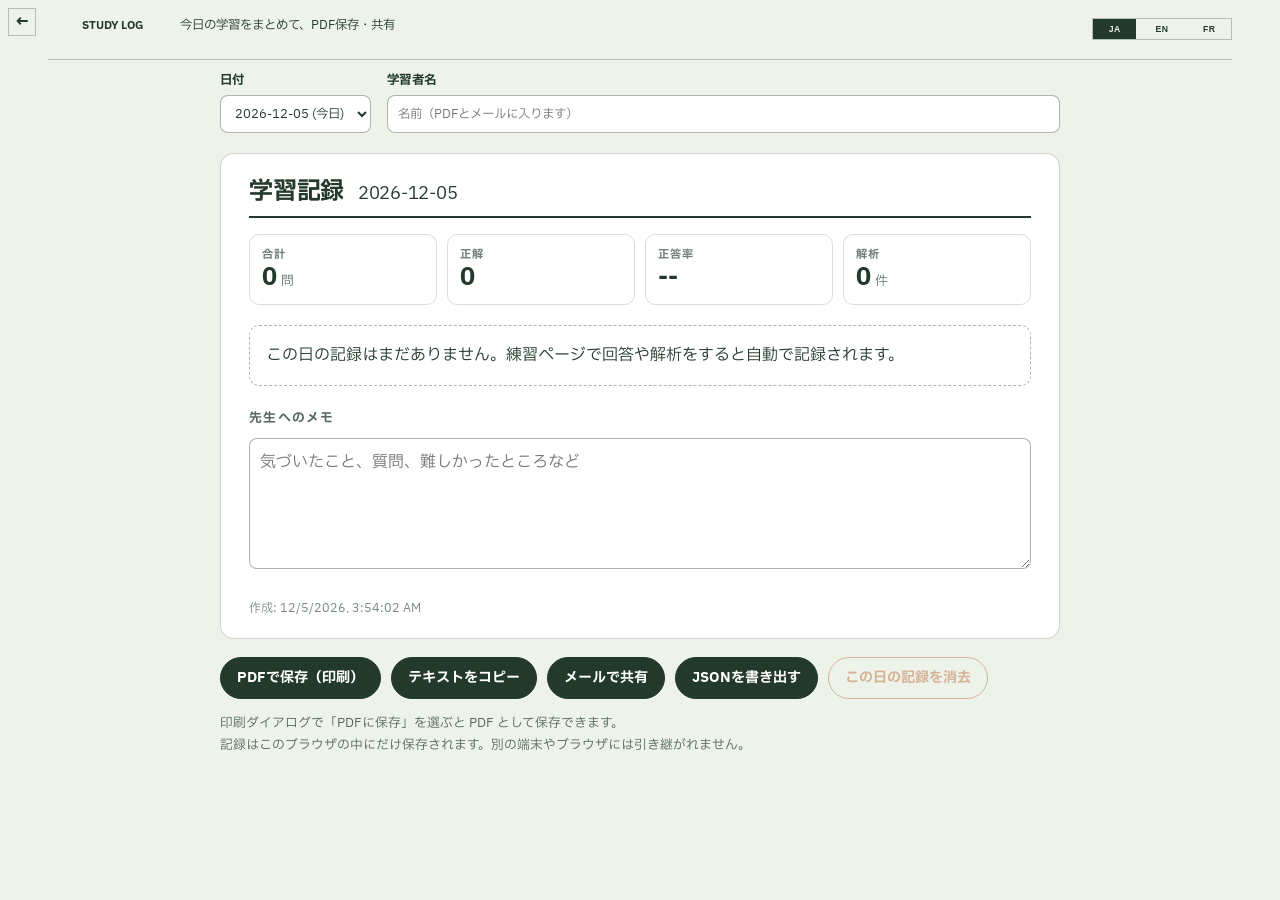
<file: log/index.html>
<!doctype html>
<html lang="ja">
<head>
  <meta charset="utf-8" />
  <meta name="viewport" content="width=device-width, initial-scale=1" />
  <link rel="preconnect" href="https://fonts.googleapis.com">
  <link rel="preconnect" href="https://fonts.gstatic.com" crossorigin>
  <link rel="stylesheet" href="https://fonts.googleapis.com/css2?family=IBM+Plex+Sans+JP:wght@400;500;600;700&family=Noto+Sans+JP:wght@400;500;700&display=swap">
  <title>Study Log | 学習記録</title>
  <meta name="robots" content="noindex" />
  <link rel="stylesheet" href="../style.css?v=20261030" />
  <link rel="stylesheet" href="../nav.css?v=20261030" />
  <link rel="stylesheet" href="../study-log.css?v=20261030" />
  <style>
    .screen.log-screen { min-height: 0; grid-template-rows: 42px auto; }
    .study-log-page { padding-top: 0; }
    @media print { .topbar, .index-back { display: none !important; } .screen.log-screen { display: block; padding: 0; } }
  </style>
</head>
<body>
  <main class="screen log-screen">
    <a class="index-back" href="../" aria-label="Index page">←</a>
    <header class="topbar">
      <div class="top-item"><span class="label">STUDY LOG</span></div>
      <div class="top-copy">
        <span>今日の学習をまとめて、PDF保存・共有</span>
      </div>
      <div class="top-count"></div>
    </header>
    <div class="study-log-page" data-study-log-page></div>
  </main>
  <script src="../study-log.js?v=20261030" data-site="ear"></script>
  <script src="../lang.js"></script>
</body>
</html>
</file>
<file: style.css>
* {
  box-sizing: border-box;
}

:root {
  --bg: #eef3ea;
  --ink: #22392c;
  --muted: #5f6b63;
  --line: #22392c;
  --soft-line: rgba(34, 57, 44, 0.28);
  --panel: rgba(247, 250, 244, 0.72);
}

html {
  font-family: "IBM Plex Sans JP", "Noto Sans JP", "Hiragino Sans", "Hiragino Kaku Gothic ProN", "Yu Gothic", Meiryo, "Noto Sans CJK JP", "IPAexGothic", "IPAPGothic", sans-serif;
  background: var(--bg);
  color: var(--ink);
}

body {
  margin: 0;
  min-height: 100vh;
}

a {
  color: inherit;
}

.screen {
  width: min(1440px, 100%);
  min-height: 100vh;
  margin: 0 auto;
  padding: 28px 48px 34px;
  display: grid;
  grid-template-rows: 42px auto 1fr auto;
  gap: 18px;
  overflow-x: hidden;
}

.topbar {
  display: grid;
  grid-template-columns: 140px 1fr 140px;
  align-items: start;
  font-size: 0.78rem;
  line-height: 1.15;
}

.label,
.panel-title {
  font-size: 0.7rem;
  font-weight: 700;
  letter-spacing: -0.01em;
  text-transform: uppercase;
}

.top-copy {
  display: grid;
  justify-content: start;
}

.top-count {
  text-align: right;
  font-weight: 700;
  letter-spacing: 0.08em;
}




.hub-intro {
  display: grid;
  grid-template-columns: 1.1fr 1fr;
  gap: 32px;
  align-items: end;
  border-top: 1px solid var(--soft-line);
  border-bottom: 1px solid var(--soft-line);
  padding: 22px 0;
}

h1 {
  margin: 10px 0 0;
  font-size: clamp(2.6rem, 7vw, 6.5rem);
  line-height: 0.9;
  letter-spacing: -0.07em;
  font-weight: 700;
}

.hub-title-row {
  display: flex;
  align-items: flex-start;
  gap: 10px;
}

.beta-inline {
  display: inline-flex;
  align-items: center;
  margin-top: 14px;
  border: 1px solid var(--soft-line);
  padding: 3px 6px;
  font-size: 0.56rem;
  line-height: 1;
  font-weight: 700;
  letter-spacing: 0.06em;
  white-space: nowrap;
  color: var(--muted);
}

.hub-intro p,
.hub-footer p,
.tool-card p {
  margin: 0;
  color: var(--muted);
  line-height: 1.65;
}

.tool-grid {
  display: grid;
  grid-template-columns: repeat(auto-fit, minmax(220px, 1fr));
  gap: 14px;
  align-content: stretch;
}

.tool-card {
  min-height: 188px;
  border: 1px solid var(--soft-line);
  background: var(--panel);
  text-decoration: none;
  display: grid;
  grid-template-rows: auto 1fr auto;
  padding: 14px;
  transition: transform 0.12s ease, background 0.12s ease;
}

.tool-card:hover {
  transform: translateY(-2px);
  background: rgba(255, 255, 255, 0.32);
}

.card-number {
  font-size: 0.64rem;
  font-weight: 700;
  letter-spacing: 0.08em;
  margin-bottom: 12px;
}

.card-main h2 {
  margin: 0 0 10px;
  font-size: clamp(1.28rem, 2.25vw, 2.2rem);
  line-height: 0.95;
  letter-spacing: -0.07em;
  font-weight: 700;
}

.card-main p {
  font-size: 0.76rem;
  line-height: 1.48;
}

.card-meta {
  border-top: 1px dashed var(--soft-line);
  padding-top: 9px;
  display: flex;
  justify-content: space-between;
  gap: 12px;
  font-size: 0.62rem;
  font-weight: 700;
  letter-spacing: 0.06em;
}

.hub-footer {
  border-top: 1px solid var(--soft-line);
  display: grid;
  grid-template-columns: 160px 1fr;
  gap: 24px;
  padding-top: 16px;
  font-size: 0.82rem;
}

@media (min-width: 1101px) {
  .screen {
    height: 100vh;
    min-height: 0;
    grid-template-rows: auto auto minmax(0, 1fr) auto;
    gap: 12px;
    padding-top: 18px;
    padding-bottom: 18px;
    overflow: hidden;
  }

  .hub-intro {
    padding: 14px 0;
  }

  h1 {
    margin-top: 4px;
    font-size: clamp(2.4rem, 5.4vw, 5rem);
  }

  .tool-grid {
    grid-template-columns: repeat(3, minmax(0, 1fr));
    gap: 10px;
    min-height: 0;
    overflow: auto;
  }

  .tool-card {
    min-height: 0;
    padding: 14px;
  }

  .card-main h2 {
    margin-bottom: 10px;
    font-size: clamp(1.35rem, 2vw, 2rem);
  }
}

@media (max-width: 1100px) {
  .tool-grid {
    grid-template-columns: repeat(2, 1fr);
  }

  .tool-card {
    min-height: 240px;
  }
}

@media (max-width: 760px) {
  .lesson-footer-cta {
    display: none;
  }

  .screen {
    width: 100%;
    min-height: 100vh;
    padding: 12px 10px 18px;
    grid-template-rows: auto;
    gap: 10px;
  }

  .topbar {
    grid-template-columns: 1fr auto;
    gap: 8px;
  }

  .top-copy {
    display: none;
  }

  .top-count {
    font-size: 0.72rem;
  }




  .hub-intro {
    grid-template-columns: 1fr;
    gap: 8px;
    padding: 10px 0;
  }

  h1 {
    font-size: clamp(2rem, 12vw, 3.6rem);
  }

  .tool-grid {
    grid-template-columns: repeat(2, minmax(0, 1fr));
    gap: 8px;
  }

  .tool-card {
    min-height: 118px;
    padding: 10px;
  }

  .card-number {
    margin-bottom: 6px;
    font-size: 0.62rem;
  }

  .card-main h2 {
    margin-bottom: 6px;
    font-size: clamp(1rem, 6vw, 1.45rem);
    letter-spacing: -0.04em;
  }

  .card-main p {
    font-size: 0.70rem;
    line-height: 1.35;
  }

  .card-meta {
    gap: 6px;
    padding-top: 8px;
    font-size: 0.56rem;
  }

  .hub-footer {
    grid-template-columns: 1fr;
    gap: 8px;
  }
}


/* Language toggle */
.language-toggle {
  display: inline-flex;
  border: 1px solid var(--soft-line, rgba(34, 57, 44,0.28));
  margin-right: 4px;
}

.lang-btn {
  border: 0;
  background: transparent;
  color: var(--ink, #22392c);
  padding: 3px 6px;
  font-size: 0.62rem;
  line-height: 1;
  font-weight: 700;
  letter-spacing: 0.06em;
  min-height: auto;
}

.lang-btn:hover,
.lang-btn.active {
  background: var(--ink, #22392c);
  color: var(--bg, #eef3ea);
}


/* Compact one-screen notation layout */
.notation,
.choice-notation {
  display: flex;
  align-items: center;
  justify-content: center;
  background: #ffffff;
}

.notation svg,
.choice-notation svg {
  display: block;
  margin-left: auto;
  margin-right: auto;
  max-width: 100%;
}

.choice-list {
  gap: 6px;
}

.choice-card {
  min-height: 0;
}

@media (min-width: 761px) {
  .screen {
    padding-top: 18px;
    padding-bottom: 18px;
    gap: 10px;
  }

  .workbench {
    gap: 12px;
  }

  .bottom-area {
    gap: 12px;
  }
}


/* atelier composition son lesson lead */
.acs-lesson-banner {
  max-width: 1120px;
  margin: 14px auto 18px;
  padding: 12px 14px;
  border: 1px solid rgba(0, 0, 0, 0.28);
  background: rgba(255, 255, 255, 0.48);
  display: grid;
  grid-template-columns: minmax(220px, 0.86fr) minmax(280px, 1.3fr) auto;
  gap: 14px;
  align-items: center;
}

.acs-logo-block {
  display: flex;
  align-items: center;
  gap: 10px;
  min-width: 0;
}

.acs-logo-mark {
  width: 58px;
  height: 58px;
  border: 1.5px solid currentColor;
  border-radius: 50%;
  display: grid;
  place-items: center;
  font-size: 17px;
  letter-spacing: -0.04em;
  font-weight: 700;
  text-transform: lowercase;
}

.acs-name {
  font-size: 14px;
  letter-spacing: -0.03em;
  font-weight: 700;
  text-transform: lowercase;
}

.acs-sub {
  margin-top: 3px;
  font-size: 9px;
  line-height: 1.3;
  opacity: 0.68;
  text-transform: lowercase;
}

.acs-lesson-copy {
  display: grid;
  gap: 4px;
  font-size: 11px;
  line-height: 1.45;
}

.acs-lesson-copy span {
  opacity: 0.78;
}

.acs-actions {
  display: flex;
  gap: 6px;
  flex-wrap: wrap;
  justify-content: flex-end;
}

.acs-button {
  display: inline-flex;
  justify-content: center;
  align-items: center;
  min-height: 30px;
  padding: 0 10px;
  border: 1px solid currentColor;
  text-decoration: none;
  color: inherit;
  font-size: 10px;
  letter-spacing: 0.06em;
  text-transform: uppercase;
  white-space: nowrap;
}

.acs-button.primary {
  background: #22392c;
  color: #fff;
  border-color: #22392c;
}

.lesson-footer-cta {
  max-width: 1120px;
  margin: 28px auto 44px;
  padding: 22px;
  border-top: 1px solid rgba(0, 0, 0, 0.28);
  border-bottom: 1px solid rgba(0, 0, 0, 0.28);
  display: grid;
  grid-template-columns: 1fr auto;
  gap: 20px;
  align-items: center;
}

.lesson-footer-cta h2 {
  margin: 6px 0 8px;
  font-size: clamp(22px, 3vw, 34px);
  letter-spacing: -0.04em;
}

.lesson-footer-cta p {
  margin: 0;
  max-width: 780px;
  font-size: 13px;
  line-height: 1.75;
  opacity: 0.78;
}

.acs-logo-image {
  width: 44px;
  height: 44px;
  object-fit: contain;
  display: block;
  flex: 0 0 auto;
}

@media (max-width: 900px) {
  .acs-lesson-banner {
    margin: 16px 12px 20px;
    grid-template-columns: 1fr;
  }

  .acs-actions {
    justify-content: flex-start;
  }

  .lesson-footer-cta {
    margin: 24px 12px 36px;
    grid-template-columns: 1fr;
  }
}


.language-toggle {
  display: inline-flex;
  gap: 4px;
  margin-right: 8px;
}
.lang-btn {
  min-width: 28px;
}

/* Final index layout: keep the PC hub readable instead of squeezing cards into each other. */
@media (min-width: 1101px) {
  .hub-screen {
    height: auto;
    min-height: 100vh;
    grid-template-rows: auto;
    gap: 18px;
    padding: 28px 32px 40px;
    overflow-x: hidden;
    overflow-y: visible;
  }

  .hub-screen .topbar {
    min-height: 0;
  }

  .hub-screen .acs-lesson-banner {
    max-width: 1240px;
    width: min(1240px, 84vw);
    margin: 14px auto 18px;
    grid-template-columns: minmax(200px, 0.82fr) minmax(300px, 1.35fr) auto;
  }

  .hub-screen .hub-intro {
    padding: 18px 0;
  }

  .hub-screen h1 {
    font-size: clamp(3rem, 5.2vw, 5.8rem);
    line-height: 0.9;
  }

  .hub-screen .tool-grid {
    grid-template-columns: repeat(3, minmax(0, 1fr));
    gap: 12px;
    overflow: visible;
  }

  .hub-screen .tool-card {
    min-height: 174px;
    padding: 12px;
  }

  .hub-screen .card-number {
    margin-bottom: 10px;
    font-size: 0.62rem;
  }

  .hub-screen .card-main h2 {
    margin-bottom: 8px;
    font-size: clamp(1.2rem, 1.75vw, 1.76rem);
    line-height: 0.98;
    letter-spacing: -0.045em;
  }

  .hub-screen .card-main p {
    font-size: 0.74rem;
    line-height: 1.42;
  }

  .hub-screen .card-meta {
    padding-top: 8px;
    font-size: 0.6rem;
  }

  .hub-screen .lesson-footer-cta {
    display: none;
  }
}

/* Visible large index override: never clip the first row of tool cards. */
@media (min-width: 1101px) {
  body {
    overflow-y: auto;
  }

  .hub-screen {
    height: auto !important;
    min-height: 100vh !important;
    display: block !important;
    overflow: visible !important;
    padding: 24px 32px 40px !important;
  }

  .hub-screen > * + * {
    margin-top: 18px;
  }

  .hub-screen .tool-grid {
    display: grid !important;
    grid-template-columns: repeat(3, minmax(0, 1fr)) !important;
    grid-auto-rows: auto !important;
    min-height: auto !important;
    height: auto !important;
    overflow: visible !important;
    align-content: start !important;
    gap: 12px !important;
  }

  .hub-screen .tool-card {
    min-height: 174px !important;
    height: auto !important;
    padding: 12px !important;
    overflow: visible !important;
  }

  .hub-screen .card-number {
    margin-bottom: 10px !important;
    font-size: 0.62rem !important;
  }

  .hub-screen .card-main h2 {
    margin-bottom: 8px !important;
    font-size: clamp(1.2rem, 1.75vw, 1.76rem) !important;
    line-height: 0.98 !important;
    letter-spacing: -0.045em !important;
  }

  .hub-screen .card-main p {
    font-size: 0.74rem !important;
    line-height: 1.42 !important;
  }

  .hub-screen .card-meta {
    padding-top: 8px !important;
    font-size: 0.6rem !important;
  }

  .hub-screen .card-main,
  .hub-screen .card-main h2,
  .hub-screen .card-main p {
    overflow: visible !important;
  }

  .hub-screen .hub-intro {
    overflow: visible !important;
  }

  .hub-screen h1 {
    font-size: clamp(2.7rem, 4.8vw, 5rem) !important;
  }
}
</file>
<file: nav.css>
.index-back {
  position: fixed;
  top: 8px;
  left: 8px;
  z-index: 20;
  width: 28px;
  height: 28px;
  border: 1px solid var(--soft-line, rgba(34, 57, 44, 0.28));
  background: var(--bg, #eef3ea);
  color: var(--ink, #22392c);
  display: inline-flex;
  align-items: center;
  justify-content: center;
  text-decoration: none;
  font-size: 1rem;
  line-height: 1;
  font-weight: 700;
}

.index-back:hover {
  background: var(--ink, #22392c);
  color: var(--bg, #eef3ea);
}

.topbar {
  grid-template-columns: minmax(64px, 120px) minmax(0, 1fr) minmax(140px, max-content);
  column-gap: 12px;
  position: relative;
  z-index: 2;
  background: var(--bg, #eef3ea);
  border-bottom: 1px solid var(--soft-line, rgba(34, 57, 44, 0.28));
  padding-bottom: 6px;
}

.top-copy {
  min-width: 0;
}

.top-count {
  justify-self: end;
  width: min(180px, 100%);
  display: grid !important;
  grid-template-columns: repeat(auto-fit, minmax(58px, 1fr));
  align-items: stretch;
  justify-content: stretch;
  gap: 4px;
  text-align: center;
  letter-spacing: 0.04em;
}

.top-count .tool-link,
.top-count #progress-count,
.top-count .language-toggle {
  box-sizing: border-box;
  width: 100%;
  min-width: 0;
  min-height: 0;
  height: 22px;
  margin: 0;
  padding: 0 5px;
  display: flex;
  align-items: center;
  justify-content: center;
  line-height: 1;
  white-space: nowrap;
  overflow: hidden;
  text-overflow: ellipsis;
}

.top-count .tool-link {
  font-size: 0.58rem;
}

.top-count #progress-count {
  border: 1px solid transparent;
  font-size: 0.58rem;
  font-weight: 700;
}

.top-count .language-toggle {
  display: grid;
  grid-template-columns: repeat(3, minmax(0, 1fr));
  padding: 0;
}

.top-count .lang-btn {
  min-width: 0;
  min-height: 0;
  height: 100%;
  padding: 0 3px;
  font-size: 0.54rem;
  line-height: 1;
}

@media (max-width: 760px) {
  .topbar {
    grid-template-columns: 1fr;
    row-gap: 8px;
  }

  .top-item {
    justify-self: start;
  }

  .top-copy {
    display: none;
  }

  .top-count {
    justify-self: stretch;
    width: 100%;
    grid-template-columns: repeat(auto-fit, minmax(58px, 1fr));
  }
}

@media (max-width: 520px) {
  .index-back {
    width: 24px;
    height: 24px;
    top: 6px;
    left: 6px;
    font-size: 0.86rem;
  }

  .topbar {
    row-gap: 6px;
  }

  .top-count {
    grid-template-columns: repeat(auto-fit, minmax(58px, 1fr));
    gap: 3px;
  }

  .top-count .tool-link,
  .top-count #progress-count,
  .top-count .language-toggle {
    height: 18px;
    padding: 0 2px;
  }

  .top-count .tool-link,
  .top-count #progress-count {
    font-size: 0.46rem;
  }

  .top-count .lang-btn {
    padding: 0 1px;
    font-size: 0.45rem;
  }

  .top-count .language-toggle,
  .top-count #progress-count {
    grid-column: auto;
  }
}

/* 2026-10-30: keep the fixed back button clear of the page label. */
.index-back ~ .topbar .top-item {
  padding-left: 34px;
}

@media (max-width: 520px) {
  .index-back ~ .topbar .top-item {
    padding-left: 28px;
  }
}
</file>
<file: study-log.css>
/* Study log: floating link on practice pages + the daily report page. */

.study-log-fab {
  position: fixed;
  right: 12px;
  bottom: 12px;
  z-index: 40;
  display: inline-flex;
  align-items: center;
  gap: 8px;
  min-height: 36px;
  padding: 0 12px 0 14px;
  border: 1px solid var(--study-log-ink, #22392c);
  border-radius: 999px;
  background: var(--study-log-ink, #22392c);
  color: var(--study-log-paper, #ffffff);
  font-size: 0.8rem;
  font-weight: 700;
  letter-spacing: 0.02em;
  text-decoration: none;
  box-shadow: 0 6px 18px rgba(0, 0, 0, 0.14);
}

.study-log-fab b {
  display: inline-grid;
  place-items: center;
  min-width: 22px;
  height: 22px;
  padding: 0 6px;
  border-radius: 999px;
  background: var(--study-log-paper, #ffffff);
  color: var(--study-log-ink, #22392c);
  font-size: 0.74rem;
  line-height: 1;
}

.study-log-fab:hover {
  background: var(--study-log-paper, #ffffff);
  color: var(--study-log-ink, #22392c);
}

.study-log-fab:hover b {
  background: var(--study-log-ink, #22392c);
  color: var(--study-log-paper, #ffffff);
}

/* ---- report page ---- */

.study-log-page {
  max-width: 880px;
  margin: 0 auto;
  padding: 24px 20px 64px;
  line-height: 1.7;
}

.study-log-page .study-log-back {
  display: inline-block;
  margin-bottom: 16px;
  color: inherit;
  text-decoration: none;
  font-size: 0.9rem;
  opacity: 0.7;
}

.study-log-toolbar {
  display: flex;
  flex-wrap: wrap;
  gap: 12px 16px;
  align-items: end;
  margin-bottom: 20px;
}

.study-log-field {
  display: grid;
  gap: 4px;
  font-size: 0.78rem;
  font-weight: 700;
  letter-spacing: 0.04em;
  text-transform: uppercase;
}

.study-log-field-grow {
  flex: 1 1 260px;
}

.study-log-field select,
.study-log-field input {
  font: inherit;
  font-weight: 400;
  text-transform: none;
  letter-spacing: 0;
  min-height: 38px;
  padding: 6px 10px;
  border: 1px solid rgba(0, 0, 0, 0.3);
  border-radius: 8px;
  background: #fff;
  color: inherit;
}

.study-log-report {
  background: #fff;
  border: 1px solid rgba(0, 0, 0, 0.18);
  border-radius: 14px;
  padding: 28px 28px 20px;
}

.study-log-head {
  display: flex;
  flex-wrap: wrap;
  align-items: baseline;
  justify-content: space-between;
  gap: 8px 16px;
  padding-bottom: 12px;
  border-bottom: 2px solid #22392c;
  margin-bottom: 16px;
}

.study-log-head h1 {
  margin: 0;
  font-size: 1.5rem;
  letter-spacing: -0.01em;
}

.study-log-day {
  font-weight: 400;
  margin-left: 8px;
  font-size: 1.1rem;
}

.study-log-stats {
  display: grid;
  grid-template-columns: repeat(auto-fit, minmax(130px, 1fr));
  gap: 10px;
  margin-bottom: 20px;
}

.study-log-stats div {
  border: 1px solid rgba(0, 0, 0, 0.14);
  border-radius: 10px;
  padding: 10px 12px;
}

.study-log-stats span {
  display: block;
  font-size: 0.7rem;
  font-weight: 700;
  letter-spacing: 0.08em;
  text-transform: uppercase;
  opacity: 0.65;
}

.study-log-stats strong {
  font-size: 1.5rem;
  line-height: 1.2;
}

.study-log-stats em {
  font-style: normal;
  font-size: 0.8rem;
  margin-left: 4px;
  opacity: 0.7;
}

.study-log-report h2 {
  margin: 22px 0 8px;
  font-size: 0.8rem;
  font-weight: 700;
  letter-spacing: 0.1em;
  text-transform: uppercase;
  opacity: 0.75;
}

.study-log-table {
  width: 100%;
  border-collapse: collapse;
  font-size: 0.9rem;
}

.study-log-table th,
.study-log-table td {
  text-align: left;
  vertical-align: top;
  padding: 7px 8px;
  border-bottom: 1px solid rgba(0, 0, 0, 0.12);
}

.study-log-table th {
  font-size: 0.72rem;
  letter-spacing: 0.06em;
  text-transform: uppercase;
  border-bottom: 1px solid #22392c;
  white-space: nowrap;
}

.study-log-entries td:nth-child(1),
.study-log-entries td:nth-child(2) {
  white-space: nowrap;
  opacity: 0.7;
}

.study-log-entries tr.is-ok td:last-child {
  color: #2f7a4f;
  font-weight: 700;
}

.study-log-entries tr.is-ng td:last-child,
.study-log-entries tr.is-error td:last-child {
  color: #b5541c;
  font-weight: 700;
}

.study-log-entries tr.is-warn td:last-child {
  color: #b45309;
  font-weight: 700;
}

.study-log-detail {
  font-size: 0.78rem;
  font-weight: 400;
  opacity: 0.7;
  overflow-wrap: anywhere;
}

.study-log-empty {
  margin: 8px 0 20px;
  padding: 16px;
  border: 1px dashed rgba(0, 0, 0, 0.3);
  border-radius: 10px;
}

.study-log-note textarea {
  width: 100%;
  box-sizing: border-box;
  font: inherit;
  padding: 10px;
  border: 1px solid rgba(0, 0, 0, 0.3);
  border-radius: 8px;
  resize: vertical;
}

.study-log-note-print {
  display: none;
  white-space: pre-wrap;
}

.study-log-foot {
  margin-top: 20px;
  font-size: 0.75rem;
  opacity: 0.6;
}

.study-log-actions {
  display: flex;
  flex-wrap: wrap;
  gap: 10px;
  margin-top: 18px;
}

.study-log-actions button,
.study-log-actions a {
  font: inherit;
  font-size: 0.88rem;
  font-weight: 700;
  min-height: 42px;
  padding: 0 16px;
  display: inline-flex;
  align-items: center;
  border: 1px solid #22392c;
  border-radius: 999px;
  background: #22392c;
  color: #fff;
  text-decoration: none;
  cursor: pointer;
}

.study-log-actions button[disabled] {
  opacity: 0.4;
  cursor: default;
}

.study-log-actions .study-log-danger {
  background: transparent;
  color: #b5541c;
  border-color: #b5541c;
}

.study-log-hint,
.study-log-message {
  flex-basis: 100%;
  margin: 4px 0 0;
  font-size: 0.8rem;
  opacity: 0.75;
}

.study-log-message:empty {
  display: none;
}

@media (max-width: 600px) {
  .study-log-report {
    padding: 18px 14px;
  }

  .study-log-table {
    font-size: 0.82rem;
  }

  .study-log-table th,
  .study-log-table td {
    padding: 6px 5px;
  }
}

@media print {
  .study-log-fab,
  .no-print {
    display: none !important;
  }

  html,
  body {
    background: #fff !important;
  }

  .study-log-page {
    max-width: none;
    padding: 0;
  }

  .study-log-report {
    border: 0;
    border-radius: 0;
    padding: 0;
  }

  .study-log-note-print {
    display: block;
  }

  .study-log-entries tr {
    break-inside: avoid;
  }
}
</file>
